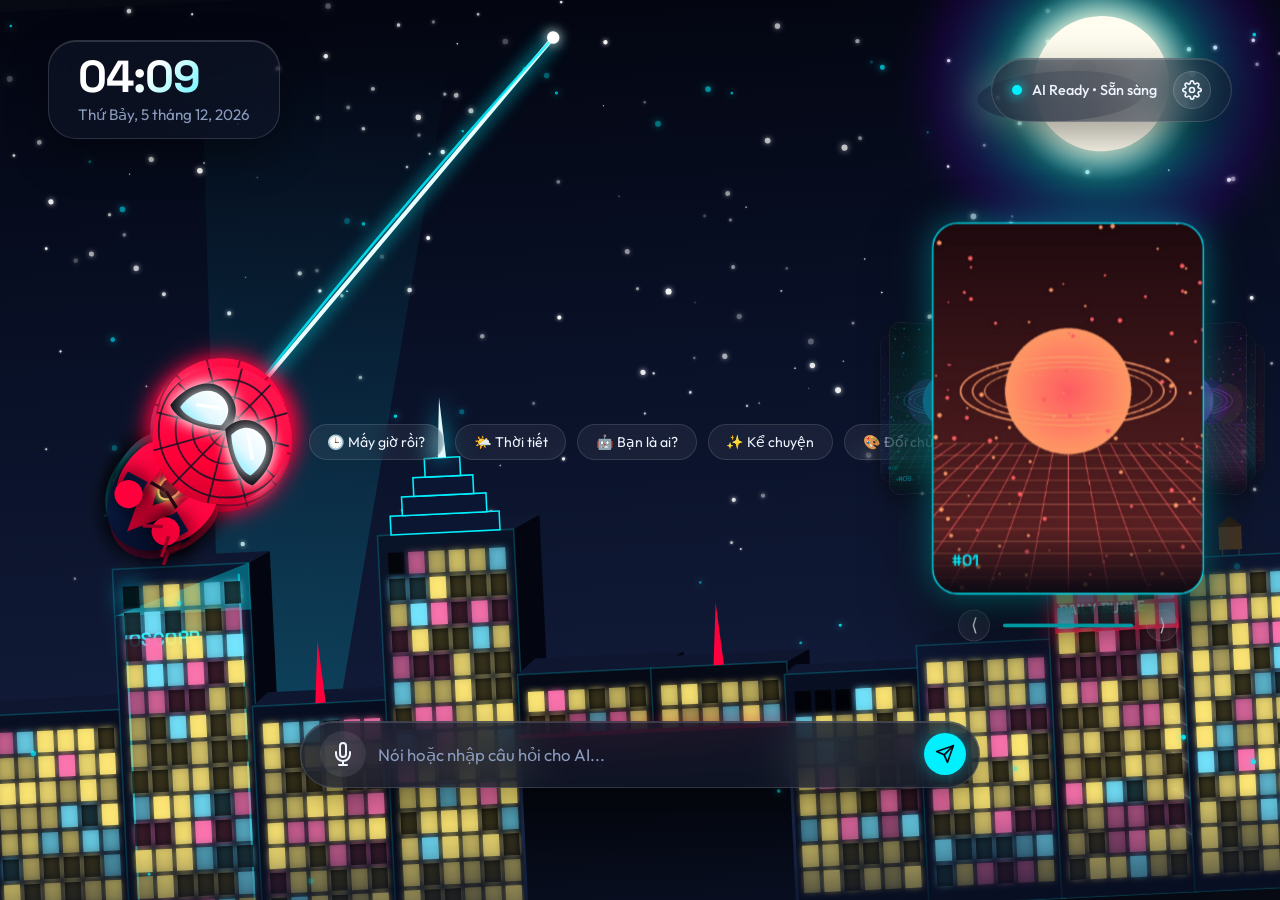
<file: web/index.html>
<!DOCTYPE html>
<html lang="vi">

<head>
    <meta charset="UTF-8">
    <meta name="viewport" content="width=device-width, initial-scale=1.0">
    <title>Amazing Desktop Mac - Interactive AI Web Wallpaper</title>
    <!-- Google Fonts -->
    <link rel="preconnect" href="https://fonts.googleapis.com">
    <link rel="preconnect" href="https://fonts.gstatic.com" crossorigin>
    <link
        href="https://fonts.googleapis.com/css2?family=Outfit:wght@300;400;500;600;700&family=Space+Grotesk:wght@400;500;700&display=swap"
        rel="stylesheet">
    <link rel="stylesheet" href="css/style.css">
</head>

<body class="theme-cyan">
    <!-- Dynamic Ambient Background Canvas -->
    <canvas id="bgCanvas"></canvas>

    <!-- Main Wallpaper Container -->
    <main class="wallpaper-container">

        <!-- Top Status Bar & Clock Widget -->
        <header class="top-bar">
            <div class="clock-widget glass-card">
                <div class="time-display" id="timeDisplay">00:00<span class="seconds-display"
                        id="secondsDisplay">:00</span></div>
                <div class="date-display" id="dateDisplay">Thứ Năm, 10 Tháng 9, 2026</div>
            </div>

            <div class="ai-status-widget glass-card">
                <div class="status-indicator" id="statusIndicator">
                    <span class="status-dot"></span>
                    <span class="status-text" id="statusText">AI Ready • Sẵn sàng</span>
                </div>
                <button class="settings-toggle-btn" id="settingsToggleBtn" title="Cài đặt & Theme">
                    <svg width="20" height="20" viewBox="0 0 24 24" fill="none" stroke="currentColor" stroke-width="2"
                        stroke-linecap="round" stroke-linejoin="round">
                        <circle cx="12" cy="12" r="3"></circle>
                        <path
                            d="M19.4 15a1.65 1.65 0 0 0 .33 1.82l.06.06a2 2 0 0 1 0 2.83 2 2 0 0 1-2.83 0l-.06-.06a1.65 1.65 0 0 0-1.82-.33 1.65 1.65 0 0 0-1 1.51V21a2 2 0 0 1-2 2 2 2 0 0 1-2-2v-.09A1.65 1.65 0 0 0 9 19.4a1.65 1.65 0 0 0-1.82.33l-.06.06a2 2 0 0 1-2.83 0 2 2 0 0 1 0-2.83l.06-.06a1.65 1.65 0 0 0 .33-1.82 1.65 1.65 0 0 0-1.51-1H3a2 2 0 0 1-2-2 2 2 0 0 1 2-2h.09A1.65 1.65 0 0 0 4.6 9a1.65 1.65 0 0 0-.33-1.82l-.06-.06a2 2 0 0 1 0-2.83 2 2 0 0 1 2.83 0l.06.06a1.65 1.65 0 0 0 1.82.33H9a1.65 1.65 0 0 0 1-1.51V3a2 2 0 0 1 2-2 2 2 0 0 1 2 2v.09a1.65 1.65 0 0 0 1 1.51 1.65 1.65 0 0 0 1.82-.33l.06-.06a2 2 0 0 1 2.83 0 2 2 0 0 1 0 2.83l-.06.06a1.65 1.65 0 0 0-.33 1.82V9a1.65 1.65 0 0 0 1.51 1H21a2 2 0 0 1 2 2 2 2 0 0 1-2 2h-.09a1.65 1.65 0 0 0-1.51 1z">
                        </path>
                    </svg>
                </button>
            </div>
        </header>

        <!-- Center AI Character Stage -->
        <section class="character-stage">
            <!-- Floating Speech Bubble Overlay -->
            <div class="speech-bubble glass-card" id="speechBubble">
                <div class="bubble-tag" id="bubbleTag">AI Companion</div>
                <div class="bubble-content" id="bubbleText">Xin chào! Tôi là AI Companion trên hình nền của bạn. Hãy
                    nhấn nút micro hoặc nói chuyện để giao tiếp!</div>
            </div>

            <!-- Canvas AI Character & Audio Visualizer Ring -->
            <div class="avatar-canvas-wrapper" id="avatarWrapper">
                <canvas id="characterCanvas" width="450" height="450"></canvas>
            </div>

            <!-- Quick Action Chips -->
            <div class="quick-chips">
                <button class="chip-btn" data-query="Mấy giờ rồi?">🕒 Mấy giờ rồi?</button>
                <button class="chip-btn" data-query="Thời tiết hôm nay thế nào?">🌤️ Thời tiết</button>
                <button class="chip-btn" data-query="Giới thiệu bản thân đi">🤖 Bạn là ai?</button>
                <button class="chip-btn" data-query="Kể cho tôi một câu chuyện ngắn">✨ Kể chuyện</button>
                <button class="chip-btn" data-query="Đổi màu hình nền">🎨 Đổi chủ đề</button>
            </div>
        </section>

        <!-- Right Side 3D Spatial Gallery Slider Widget -->
        <aside class="spatial-slider-widget">
            <!-- <div class="slider-widget-header">
                <div class="slider-header-title">
                    <span class="slider-icon">🖼️</span>
                    <h3>Bộ sưu tập 3D</h3>
                </div>
                <span class="active-slide-badge" id="slideBadge">1 / 6</span>
            </div> -->

            <div class="slider-3d-stage" id="slider3DStage">
                <div class="slider-3d-carousel" id="slider3DCarousel">
                    <!-- 3D Cards rendered dynamically by js/slider.js -->
                </div>
            </div>

            <div class="slider-widget-footer">
                <div class="slider-controls">
                    <button class="slider-nav-btn" id="prevSlideBtn" title="Hình trước">&lang;</button>
                    <div class="slider-progress-track">
                        <div class="slider-progress-bar" id="sliderProgress"></div>
                    </div>
                    <button class="slider-nav-btn" id="nextSlideBtn" title="Hình sau">&rang;</button>
                </div>
                <!-- <small class="slider-hint">Tự động xoay 5s • Nguồn: <code>images/</code></small> -->
            </div>
        </aside>

        <!-- Bottom Controls & Chat Input Bar -->
        <footer class="bottom-bar">
            <div class="chat-input-wrapper glass-card">
                <button class="mic-btn" id="micBtn" title="Bật/Tắt Micro lắng nghe">
                    <svg width="24" height="24" viewBox="0 0 24 24" fill="none" stroke="currentColor" stroke-width="2"
                        stroke-linecap="round" stroke-linejoin="round">
                        <path d="M12 1a3 3 0 0 0-3 3v8a3 3 0 0 0 6 0V4a3 3 0 0 0-3-3z"></path>
                        <path d="M19 10v2a7 7 0 0 1-14 0v-2"></path>
                        <line x1="12" y1="19" x2="12" y2="23"></line>
                        <line x1="8" y1="23" x2="16" y2="23"></line>
                    </svg>
                </button>
                <input type="text" id="chatInput" placeholder="Nói hoặc nhập câu hỏi cho AI..." autocomplete="off">
                <button class="send-btn" id="sendBtn" title="Gửi tin nhắn">
                    <svg width="20" height="20" viewBox="0 0 24 24" fill="none" stroke="currentColor" stroke-width="2"
                        stroke-linecap="round" stroke-linejoin="round">
                        <line x1="22" y1="2" x2="11" y2="13"></line>
                        <polygon points="22 2 15 22 11 13 2 9 22 2"></polygon>
                    </svg>
                </button>
            </div>
        </footer>

        <!-- Settings & Customization Drawer Panel -->
        <div class="settings-drawer glass-card" id="settingsDrawer">
            <div class="drawer-header">
                <h3>Cấu hình AI Wallpaper</h3>
                <button class="close-drawer-btn" id="closeDrawerBtn">&times;</button>
            </div>
            <div class="drawer-body">
                <div class="setting-group">
                    <label for="apiKeyInput">Gemini API Key (Tùy chọn)</label>
                    <input type="password" id="apiKeyInput" placeholder="AIzaSy... (Nếu không nhập sẽ dùng Offline AI)">
                    <small>Nhập API Key từ Google AI Studio để AI trả lời thông minh theo ngữ cảnh.</small>
                </div>

                <div class="setting-group">
                    <label>Chủ đề giao diện (Theme)</label>
                    <div class="theme-options">
                        <button class="theme-btn active" data-theme="theme-cyan">Cyber Cyan</button>
                        <button class="theme-btn" data-theme="theme-purple">Deep Purple</button>
                        <button class="theme-btn" data-theme="theme-emerald">Emerald Aurora</button>
                        <button class="theme-btn" data-theme="theme-sunset">Neon Sunset</button>
                    </div>
                </div>

                <div class="setting-group">
                    <label for="voiceSelect">Giọng nói AI (TTS Voice)</label>
                    <select id="voiceSelect"></select>
                </div>

                <div class="setting-group">
                    <label>Nhân vật AI (Companion Character)</label>
                    <div class="character-options">
                        <button class="character-btn active" data-character="spiderman">Người Nhện (Spider-Man) 🕷️</button>
                        <button class="character-btn" data-character="chase">Spider-Man vs Venom (Rượt Bắt) 🕷️⚡</button>
                        <button class="character-btn" data-character="hologram">Hologram Orb 🔮</button>
                        <button class="character-btn" data-character="minion">Minion Moon 🍌</button>
                    </div>
                </div>

                <div class="setting-group">
                    <label for="particleDensity">Mật độ hạt hiệu ứng</label>
                    <input type="range" id="particleDensity" min="20" max="120" value="60">
                </div>

                <div class="setting-group">
                    <button class="save-settings-btn" id="saveSettingsBtn">Lưu Cài Đặt</button>
                </div>
            </div>
        </div>

    </main>

    <!-- Scripts -->
    <script src="js/ai.js"></script>
    <script src="js/voice.js"></script>
    <script src="js/character.js"></script>
    <script src="js/minion_old.js"></script>
    <script src="js/spiderman.js"></script>
    <script src="js/spider_chase.js"></script>
    <script src="js/slider.js"></script>
    <script src="js/app.js"></script>
</body>

</html>
</file>
<file: web/css/style.css>
/* ==========================================================================
   Amazing Desktop Mac - CSS Design System & Theme Styling
   ========================================================================== */

:root {
    /* Base Color Tokens */
    --font-primary: 'Outfit', sans-serif;
    --font-mono: 'Space Grotesk', monospace;
    
    --bg-dark: #070913;
    --card-bg: rgba(18, 24, 43, 0.55);
    --card-border: rgba(255, 255, 255, 0.14);
    --card-border-glow: rgba(0, 240, 255, 0.4);
    
    /* Default Theme: Cyber Cyan */
    --primary-color: #00f0ff;
    --primary-glow: rgba(0, 240, 255, 0.4);
    --secondary-color: #7000ff;
    --accent-color: #ff007b;
    --text-main: #f0f4ff;
    --text-muted: #8a9bbd;
    --glass-blur: blur(24px);

    --radius-sm: 10px;
    --radius-md: 18px;
    --radius-lg: 28px;
    --radius-full: 9999px;
}

/* Theme Options */
body.theme-purple {
    --primary-color: #a855f7;
    --primary-glow: rgba(168, 85, 247, 0.4);
    --secondary-color: #ec4899;
    --accent-color: #3b82f6;
}

body.theme-emerald {
    --primary-color: #10b981;
    --primary-glow: rgba(16, 185, 129, 0.4);
    --secondary-color: #06b6d4;
    --accent-color: #f59e0b;
}

body.theme-sunset {
    --primary-color: #ff5e62;
    --primary-glow: rgba(255, 94, 98, 0.4);
    --secondary-color: #ff9966;
    --accent-color: #8a2be2;
}

/* Reset & Global Rules */
* {
    margin: 0;
    padding: 0;
    box-sizing: border-box;
    user-select: none;
    -webkit-user-select: none;
}

input, textarea, select {
    user-select: text !important;
    -webkit-user-select: text !important;
}

html, body {
    width: 100vw;
    height: 100vh;
    overflow: hidden;
    background-color: var(--bg-dark);
    font-family: var(--font-primary);
    color: var(--text-main);
}

/* Canvas Background */
#bgCanvas {
    position: fixed;
    top: 0;
    left: 0;
    width: 100vw;
    height: 100vh;
    z-index: 0;
    pointer-events: none;
}

/* Wallpaper Main Container */
.wallpaper-container {
    position: relative;
    z-index: 1;
    width: 100vw;
    height: 100vh;
    display: flex;
    flex-direction: column;
    justify-content: space-between;
    padding: 2.5rem 3rem;
}

/* Glassmorphism Card Utility */
.glass-card {
    background: var(--card-bg);
    backdrop-filter: var(--glass-blur);
    -webkit-backdrop-filter: var(--glass-blur);
    border: 1px solid var(--card-border);
    box-shadow: 0 16px 40px rgba(0, 0, 0, 0.37),
                inset 0 1px 0 rgba(255, 255, 255, 0.15);
    border-radius: var(--radius-md);
    transition: all 0.3s cubic-bezier(0.16, 1, 0.3, 1);
}

/* Top Bar Styling */
.top-bar {
    display: flex;
    justify-content: space-between;
    align-items: center;
    width: 100%;
    position: relative;
    z-index: 9999;
    pointer-events: auto;
}

.clock-widget {
    padding: 0.9rem 1.8rem;
    border-radius: var(--radius-lg);
    pointer-events: auto;
}

.time-display {
    font-family: var(--font-mono);
    font-size: 2.8rem;
    font-weight: 700;
    line-height: 1;
    letter-spacing: -1px;
    background: linear-gradient(135deg, #ffffff 40%, var(--primary-color) 100%);
    -webkit-background-clip: text;
    -webkit-text-fill-color: transparent;
}

.seconds-display {
    font-size: 1.5rem;
    opacity: 0.8;
}

.date-display {
    font-size: 0.95rem;
    color: var(--text-muted);
    margin-top: 0.3rem;
    font-weight: 400;
}

/* AI Status Widget */
.ai-status-widget {
    display: flex;
    align-items: center;
    gap: 1rem;
    padding: 0.75rem 1.25rem;
    border-radius: var(--radius-full);
    position: relative;
    z-index: 9999;
    pointer-events: auto;
}

.status-indicator {
    display: flex;
    align-items: center;
    gap: 0.6rem;
}

.status-dot {
    width: 10px;
    height: 10px;
    border-radius: 50%;
    background-color: var(--primary-color);
    box-shadow: 0 0 12px var(--primary-color);
    animation: statusPulse 2s infinite ease-in-out;
}

@keyframes statusPulse {
    0%, 100% { transform: scale(1); opacity: 1; }
    50% { transform: scale(1.3); opacity: 0.6; }
}

.status-text {
    font-size: 0.9rem;
    font-weight: 500;
    color: var(--text-main);
}

.settings-toggle-btn {
    background: rgba(255, 255, 255, 0.08);
    border: 1px solid rgba(255, 255, 255, 0.15);
    color: var(--text-main);
    cursor: pointer;
    display: flex;
    align-items: center;
    justify-content: center;
    padding: 0.5rem;
    border-radius: 50%;
    transition: all 0.2s ease;
    position: relative;
    z-index: 10000;
    pointer-events: auto;
}

.settings-toggle-btn:hover {
    color: var(--primary-color);
    border-color: var(--primary-color);
    background: rgba(255, 255, 255, 0.2);
    transform: rotate(45deg);
    box-shadow: 0 0 15px var(--primary-glow);
}

/* Center Character Stage */
.character-stage {
    display: flex;
    flex-direction: column;
    align-items: center;
    justify-content: center;
    position: relative;
    margin: auto 0;
}

/* Speech Bubble */
.speech-bubble {
    position: absolute;
    top: -100px;
    max-width: 480px;
    padding: 1rem 1.5rem;
    border-radius: var(--radius-md);
    text-align: center;
    opacity: 0;
    transform: translateY(15px) scale(0.95);
    transition: all 0.4s cubic-bezier(0.34, 1.56, 0.64, 1);
    pointer-events: none;
    z-index: 10;
}

.speech-bubble.active {
    opacity: 1;
    transform: translateY(0) scale(1);
    pointer-events: auto;
}

.bubble-tag {
    font-size: 0.75rem;
    text-transform: uppercase;
    letter-spacing: 1px;
    color: var(--primary-color);
    margin-bottom: 0.3rem;
    font-weight: 600;
}

.bubble-content {
    font-size: 1.05rem;
    line-height: 1.45;
    color: var(--text-main);
}

/* Avatar Canvas Wrapper */
.avatar-canvas-wrapper {
    position: relative;
    width: 420px;
    height: 420px;
    display: flex;
    align-items: center;
    justify-content: center;
    transition: all 0.4s ease;
}

.avatar-canvas-wrapper.fullscreen-mode {
    position: fixed;
    top: 0;
    left: 0;
    width: 100vw;
    height: 100vh;
    z-index: 0;
    pointer-events: none;
}

.avatar-canvas-wrapper.fullscreen-mode #characterCanvas {
    width: 100vw;
    height: 100vh;
    filter: none;
    pointer-events: auto;
}

#characterCanvas {
    width: 100%;
    height: 100%;
    cursor: pointer;
    filter: drop-shadow(0 0 35px var(--primary-glow));
    transition: transform 0.3s ease;
}

#characterCanvas:hover {
    transform: scale(1.03);
}

/* Quick Chips */
.quick-chips {
    display: flex;
    flex-wrap: wrap;
    justify-content: center;
    gap: 0.7rem;
    margin-top: 1.5rem;
}

.chip-btn {
    background: rgba(255, 255, 255, 0.06);
    border: 1px solid rgba(255, 255, 255, 0.12);
    color: var(--text-main);
    padding: 0.5rem 1.1rem;
    border-radius: var(--radius-full);
    font-size: 0.88rem;
    font-family: var(--font-primary);
    cursor: pointer;
    backdrop-filter: blur(10px);
    transition: all 0.25s ease;
}

.chip-btn:hover {
    background: rgba(255, 255, 255, 0.15);
    border-color: var(--primary-color);
    box-shadow: 0 0 16px var(--primary-glow);
    transform: translateY(-2px);
}

/* Bottom Bar Chat Input */
.bottom-bar {
    width: 100%;
    display: flex;
    justify-content: center;
    margin-bottom: 4.5rem; /* Elevates chat bar safely above macOS Dock */
    position: relative;
    z-index: 20;
}

.chat-input-wrapper {
    width: 100%;
    max-width: 680px;
    display: flex;
    align-items: center;
    padding: 0.6rem 0.8rem 0.6rem 1.2rem;
    border-radius: var(--radius-full);
    gap: 0.75rem;
    background: rgba(18, 24, 43, 0.75);
    border: 1px solid var(--card-border);
    transition: all 0.3s ease;
}

.chat-input-wrapper:focus-within {
    border-color: var(--primary-color);
    box-shadow: 0 0 25px var(--primary-glow);
    background: rgba(18, 24, 43, 0.9);
}

.mic-btn {
    width: 46px;
    height: 46px;
    border-radius: 50%;
    border: none;
    background: rgba(255, 255, 255, 0.08);
    color: var(--text-main);
    display: flex;
    align-items: center;
    justify-content: center;
    cursor: pointer;
    transition: all 0.3s ease;
    flex-shrink: 0;
}

.mic-btn:hover {
    background: rgba(255, 255, 255, 0.18);
    color: var(--primary-color);
}

.mic-btn.listening {
    background: #ff0055;
    color: #ffffff;
    box-shadow: 0 0 25px #ff0055;
    animation: micPulse 1.2s infinite ease-in-out;
}

@keyframes micPulse {
    0%, 100% { transform: scale(1); }
    50% { transform: scale(1.1); }
}

.chat-input-wrapper input {
    flex: 1;
    background: transparent;
    border: none;
    outline: none;
    color: var(--text-main);
    font-size: 1.05rem;
    font-family: var(--font-primary);
    padding: 0.3rem 0;
    cursor: text;
}

.chat-input-wrapper input::placeholder {
    color: var(--text-muted);
}

.send-btn {
    width: 42px;
    height: 42px;
    border-radius: 50%;
    border: none;
    background: var(--primary-color);
    color: #070913;
    display: flex;
    align-items: center;
    justify-content: center;
    cursor: pointer;
    transition: all 0.25s ease;
    box-shadow: 0 0 15px var(--primary-glow);
    flex-shrink: 0;
}

.send-btn:hover {
    transform: scale(1.08);
    box-shadow: 0 0 25px var(--primary-color);
}

/* Settings Drawer Panel */
.settings-drawer {
    position: fixed;
    top: 50%;
    left: 50%;
    transform: translate(-50%, -50%) scale(0.9);
    width: 90%;
    max-width: 480px;
    z-index: 20000;
    opacity: 0;
    pointer-events: none;
    transition: all 0.35s cubic-bezier(0.16, 1, 0.3, 1);
    padding: 1.8rem;
    border-radius: var(--radius-lg);
}

.settings-drawer.open {
    opacity: 1;
    pointer-events: auto;
    transform: translate(-50%, -50%) scale(1);
}

.drawer-header {
    display: flex;
    justify-content: space-between;
    align-items: center;
    margin-bottom: 1.5rem;
    border-bottom: 1px solid rgba(255, 255, 255, 0.1);
    padding-bottom: 0.8rem;
}

.drawer-header h3 {
    font-size: 1.25rem;
    font-weight: 600;
    color: var(--primary-color);
}

.close-drawer-btn {
    background: transparent;
    border: none;
    color: var(--text-muted);
    font-size: 1.8rem;
    cursor: pointer;
    line-height: 1;
}

/* ==========================================================================
   Right-Side 3D Spatial Gallery Widget
   ========================================================================== */

.spatial-slider-widget {
    position: fixed;
    right: 2rem;
    top: 50%;
    transform: translateY(-50%);
    width: 360px;
    height: auto;
    padding: 0;
    display: flex;
    flex-direction: column;
    align-items: center;
    gap: 0.8rem;
    z-index: 15;
    background: transparent;
    border: none;
    box-shadow: none;
    backdrop-filter: none;
    -webkit-backdrop-filter: none;
}

.slider-widget-header {
    display: flex;
    justify-content: space-between;
    align-items: center;
    border-bottom: 1px solid rgba(255, 255, 255, 0.1);
    padding-bottom: 0.6rem;
}

.slider-header-title {
    display: flex;
    align-items: center;
    gap: 0.5rem;
}

.slider-header-title h3 {
    font-size: 1rem;
    font-weight: 600;
    color: var(--text-main);
}

.active-slide-badge {
    font-family: var(--font-mono);
    font-size: 0.78rem;
    padding: 0.2rem 0.6rem;
    border-radius: var(--radius-full);
    background: rgba(255, 255, 255, 0.1);
    color: var(--primary-color);
    border: 1px solid var(--card-border);
}

/* 3D Perspective Stage */
.slider-3d-stage {
    width: 100%;
    height: 300px;
    perspective: 800px;
    position: relative;
    display: flex;
    align-items: center;
    justify-content: center;
}

.slider-3d-carousel {
    width: 100%;
    height: 100%;
    position: absolute;
    transform-style: preserve-3d;
    transition: transform 0.8s cubic-bezier(0.25, 1, 0.5, 1);
}

.slider-card {
    position: absolute;
    width: 190px;
    height: 260px;
    left: 50%;
    top: 50%;
    margin-left: -95px;
    margin-top: -130px;
    border-radius: var(--radius-md);
    overflow: hidden;
    border: 1px solid var(--card-border);
    box-shadow: 0 15px 35px rgba(0, 0, 0, 0.65);
    transition: all 0.8s cubic-bezier(0.25, 1, 0.5, 1);
    cursor: pointer;
    background: #0d1127;
}

.slider-card img {
    width: 100%;
    height: 100%;
    object-fit: cover;
    display: block;
    transition: transform 0.5s ease;
}

.slider-card.active {
    border-color: var(--primary-color);
    box-shadow: 0 0 25px var(--primary-glow), 0 20px 45px rgba(0, 0, 0, 0.8);
}

.slider-card.active img {
    transform: scale(1.04);
}

.card-overlay {
    position: absolute;
    bottom: 0;
    left: 0;
    width: 100%;
    padding: 0.8rem;
    background: linear-gradient(0deg, rgba(7, 9, 19, 0.95) 0%, rgba(7, 9, 19, 0) 100%);
    display: flex;
    flex-direction: column;
    gap: 0.2rem;
}

.card-index-tag {
    font-family: var(--font-mono);
    font-size: 0.7rem;
    color: var(--primary-color);
    font-weight: 600;
}

.card-title {
    font-size: 0.85rem;
    font-weight: 600;
    color: var(--text-main);
    white-space: nowrap;
    overflow: hidden;
    text-overflow: ellipsis;
}

/* Slider Controls & Progress Track */
.slider-widget-footer {
    width: 220px;
    display: flex;
    flex-direction: column;
    gap: 0.5rem;
    align-items: center;
    margin-top: 2.4rem; /* Safely clears the bottom edge of the scaled 3D card */
}

.slider-controls {
    display: flex;
    align-items: center;
    width: 100%;
    gap: 0.8rem;
}

.slider-nav-btn {
    background: rgba(255, 255, 255, 0.08);
    border: 1px solid rgba(255, 255, 255, 0.15);
    color: var(--text-main);
    width: 32px;
    height: 32px;
    border-radius: 50%;
    display: flex;
    align-items: center;
    justify-content: center;
    cursor: pointer;
    font-size: 1.1rem;
    transition: all 0.2s ease;
}

.slider-nav-btn:hover {
    background: var(--primary-color);
    color: #070913;
    box-shadow: 0 0 12px var(--primary-glow);
}

.slider-progress-track {
    flex: 1;
    height: 4px;
    background: rgba(255, 255, 255, 0.12);
    border-radius: var(--radius-full);
    overflow: hidden;
}

.slider-progress-bar {
    width: 0%;
    height: 100%;
    background: var(--primary-color);
    box-shadow: 0 0 10px var(--primary-color);
}

.slider-hint {
    font-size: 0.72rem;
    color: var(--text-muted);
}

.slider-hint code {
    color: var(--primary-color);
    background: rgba(255, 255, 255, 0.08);
    padding: 0.1rem 0.3rem;
    border-radius: 4px;
}

.setting-group label {
    font-size: 0.9rem;
    font-weight: 500;
    color: var(--text-main);
}

.setting-group input[type="text"],
.setting-group input[type="password"],
.setting-group select {
    width: 100%;
    padding: 0.75rem 1rem;
    background: rgba(0, 0, 0, 0.4);
    border: 1px solid rgba(255, 255, 255, 0.15);
    border-radius: var(--radius-sm);
    color: var(--text-main);
    font-family: var(--font-primary);
    font-size: 0.92rem;
    outline: none;
}

.setting-group input:focus,
.setting-group select:focus {
    border-color: var(--primary-color);
    box-shadow: 0 0 12px var(--primary-glow);
}

.setting-group small {
    font-size: 0.78rem;
    color: var(--text-muted);
}

.theme-options, .character-options {
    display: grid;
    grid-template-columns: repeat(2, 1fr);
    gap: 0.6rem;
}

.theme-btn, .character-btn {
    padding: 0.6rem;
    background: rgba(255, 255, 255, 0.05);
    border: 1px solid rgba(255, 255, 255, 0.12);
    border-radius: var(--radius-sm);
    color: var(--text-main);
    cursor: pointer;
    font-family: var(--font-primary);
    font-size: 0.85rem;
    transition: all 0.2s ease;
}

.theme-btn.active, .theme-btn:hover,
.character-btn.active, .character-btn:hover {
    border-color: var(--primary-color);
    background: rgba(255, 255, 255, 0.15);
    color: var(--primary-color);
}

.save-settings-btn {
    width: 100%;
    padding: 0.85rem;
    background: var(--primary-color);
    color: #070913;
    border: none;
    border-radius: var(--radius-sm);
    font-weight: 600;
    font-size: 0.95rem;
    cursor: pointer;
    transition: all 0.2s ease;
    box-shadow: 0 0 20px var(--primary-glow);
}

.save-settings-btn:hover {
    transform: translateY(-2px);
    box-shadow: 0 0 30px var(--primary-color);
}
</file>
